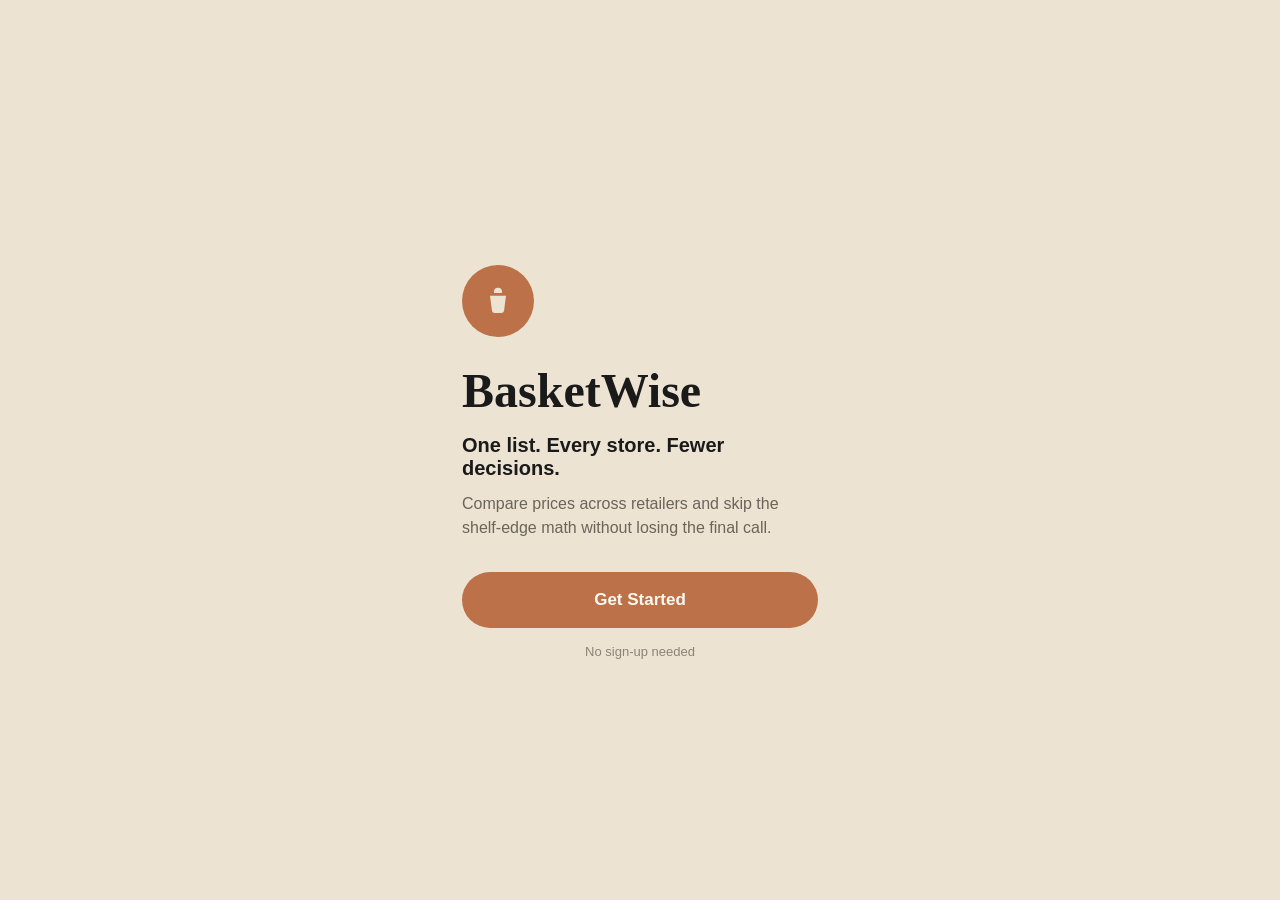
<file: frontend/index.html>
<!DOCTYPE html>
<html lang="en">
<head>
  <meta charset="UTF-8">
  <meta name="viewport" content="width=device-width, initial-scale=1.0">
  <title>Basket</title>
  <link rel="stylesheet" href="css/styles.css">
</head>
<body>
  <main class="landing">
    <div class="icon-badge">
      <svg viewBox="0 0 24 24"><path d="M6 8h12l-1.5 11.5a2 2 0 0 1-2 1.5H9.5a2 2 0 0 1-2-1.5L6 8zm3-3a3 3 0 0 1 6 0v1H9V5z" stroke="none"/></svg>
    </div>
    <h1>BasketWise</h1>
    <p class="tagline">One list. Every store. Fewer decisions.</p>
    <p class="description">Compare prices across retailers and skip the shelf-edge math without losing the final call.</p>
    <a class="btn-primary" href="personaliser.html">Get Started</a>
    <p class="no-signup">No sign-up needed</p>
  </main>
</body>
</html>
</file>
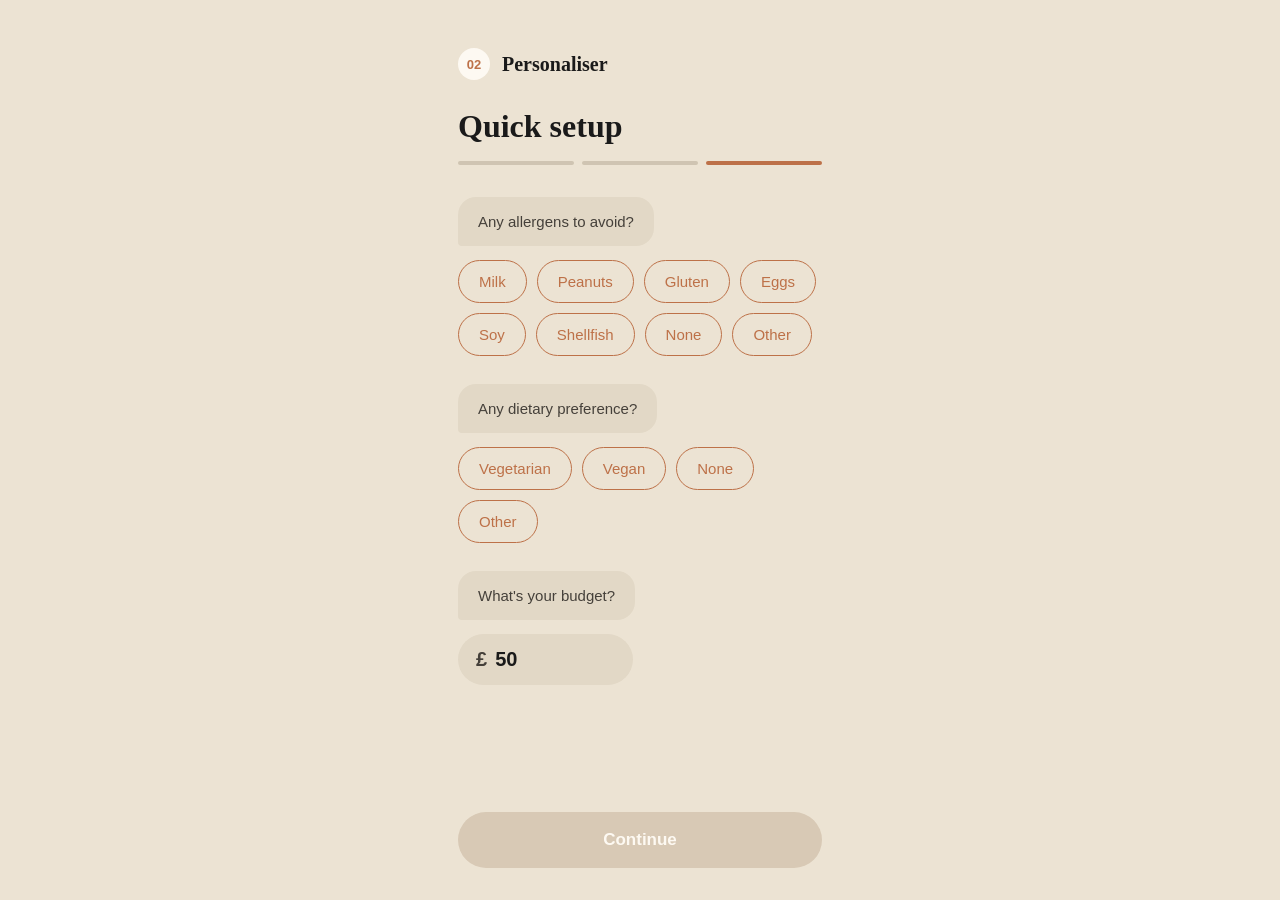
<file: frontend/personaliser.html>
<!DOCTYPE html>
<html lang="en">
<head>
  <meta charset="UTF-8">
  <meta name="viewport" content="width=device-width, initial-scale=1.0">
  <title>Personalise your shopping</title>
  <link rel="stylesheet" href="css/styles.css">
</head>
<body>
  <div class="setup">
    <header class="setup-header">
      <span class="step-badge">02</span>
      <h2>Personaliser</h2>
    </header>

    <h1>Quick setup</h1>

    <div class="progress-bar">
      <span class="segment" data-segment="1"></span>
      <span class="segment" data-segment="2"></span>
      <span class="segment" data-segment="3"></span>
    </div>

    <section class="question-group" id="allergens-group">
      <div class="question-bubble">Any allergens to avoid?</div>
      <div class="chips" id="allergen-chips">
        <button type="button" class="chip" data-value="Milk">Milk</button>
        <button type="button" class="chip" data-value="Peanuts">Peanuts</button>
        <button type="button" class="chip" data-value="Gluten">Gluten</button>
        <button type="button" class="chip" data-value="Eggs">Eggs</button>
        <button type="button" class="chip" data-value="Soy">Soy</button>
        <button type="button" class="chip" data-value="Shellfish">Shellfish</button>
        <button type="button" class="chip" data-value="None">None</button>
        <button type="button" class="chip" data-other="allergens">Other</button>
      </div>
      <input type="text" class="other-input" id="allergens-other" placeholder="Type an allergen and press Enter" style="display:none;">
    </section>

    <section class="question-group" id="dietary-group">
      <div class="question-bubble">Any dietary preference?</div>
      <div class="chips" id="dietary-chips">
        <button type="button" class="chip" data-value="Vegetarian">Vegetarian</button>
        <button type="button" class="chip" data-value="Vegan">Vegan</button>
        <button type="button" class="chip" data-value="None">None</button>
        <button type="button" class="chip" data-other="dietary">Other</button>
      </div>
      <input type="text" class="other-input" id="dietary-other" placeholder="Type your dietary preference" style="display:none;">
    </section>

    <section class="question-group" id="budget-group">
      <div class="question-bubble">What's your budget?</div>
      <div class="budget-input-wrap">
        <span class="budget-currency">£</span>
        <input type="number" class="budget-input" id="budget-input" min="0.01" step="1" value="50" inputmode="decimal">
      </div>
    </section>

    <footer class="setup-footer">
      <button type="button" class="btn-primary disabled" id="continue-btn" disabled>Continue</button>
    </footer>
  </div>

  <div class="modal-overlay" id="filter-modal" style="display:none;">
    <div class="modal-card">
      <h2>Your list is personalized</h2>
      <p id="modal-allergens"></p>
      <p id="modal-count"></p>
      <p id="modal-budget"></p>
      <button type="button" class="btn-primary" id="modal-dismiss">Got it</button>
    </div>
  </div>

  <div class="toast" id="toast" style="display:none;"></div>

  <script src="js/personaliser.js"></script>
</body>
</html>
</file>
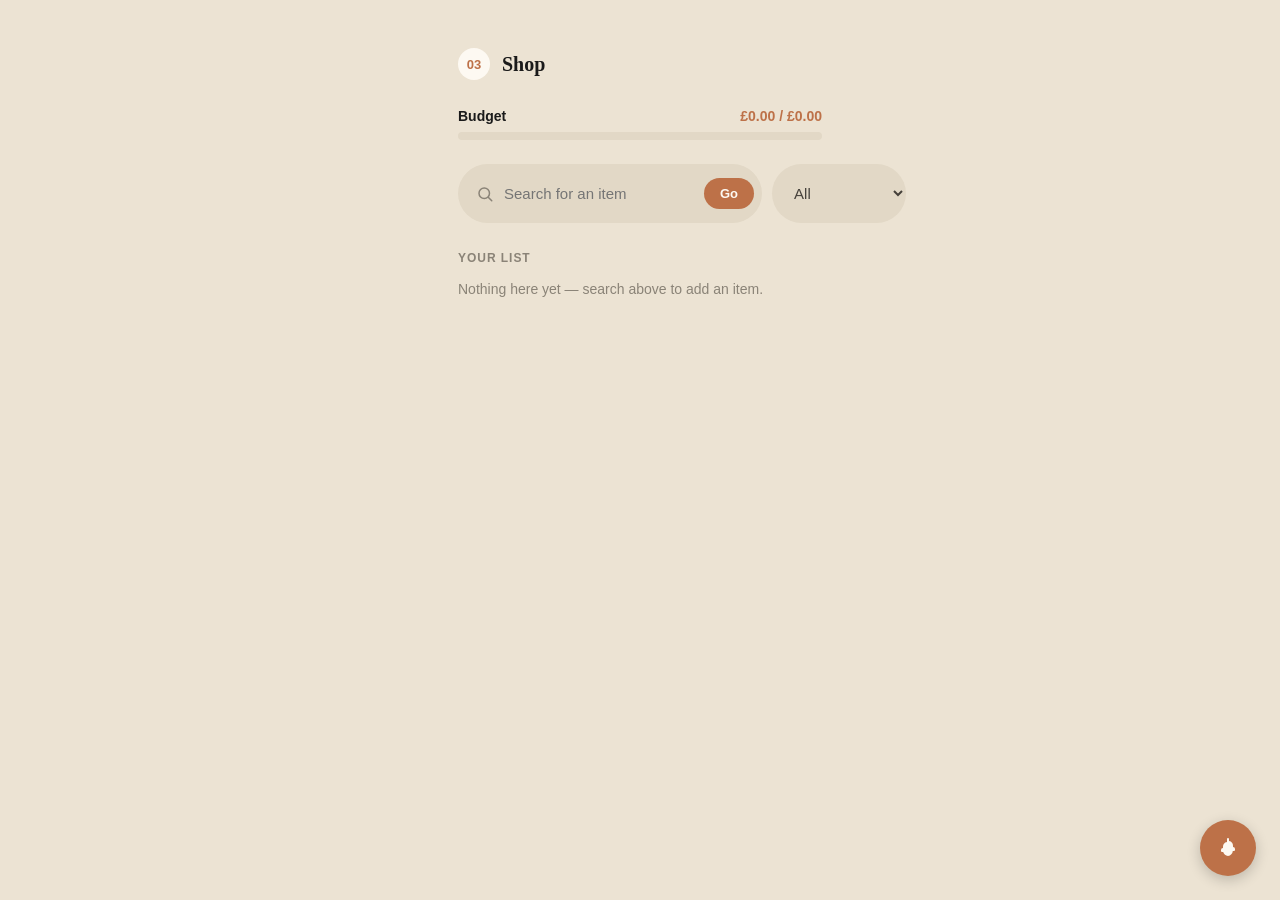
<file: frontend/shop.html>
<!DOCTYPE html>
<html lang="en">
<head>
  <meta charset="UTF-8">
  <meta name="viewport" content="width=device-width, initial-scale=1.0">
  <title>Basket — Shop</title>
  <link rel="stylesheet" href="css/styles.css">
</head>
<body>
  <div class="setup shop-page">
    <header class="setup-header">
      <span class="step-badge">03</span>
      <h2>Shop</h2>
    </header>

    <div class="budget-bar">
      <div class="budget-bar-top">
        <span>Budget</span>
        <span id="budget-values">£0.00 / £0.00</span>
      </div>
      <div class="budget-track">
        <div class="budget-fill" id="budget-fill"></div>
      </div>
    </div>

    <div class="search-row">
      <div class="search-field-wrap">
        <div class="search-field">
          <svg class="search-icon" viewBox="0 0 24 24" width="18" height="18">
            <circle cx="11" cy="11" r="7" fill="none" stroke="currentColor" stroke-width="2"/>
            <line x1="21" y1="21" x2="16.65" y2="16.65" stroke="currentColor" stroke-width="2" stroke-linecap="round"/>
          </svg>
          <input type="text" id="search-input" placeholder="Search for an item" autocomplete="off">
          <button type="button" id="search-btn" class="search-btn" aria-label="Search">Go</button>
        </div>
        <ul class="suggestions" id="suggestions" style="display:none;"></ul>
      </div>
      <select id="retailer-select" class="store-select">
        <option value="All" selected>All</option>
        <option value="Tesco">Tesco</option>
        <option value="Sainsbury's">Sainsbury's</option>
        <option value="Aldi">Aldi</option>
      </select>
    </div>

    <section class="results-section" id="results-section" style="display:none;">
      <p class="results-message" id="results-message" style="display:none;"></p>
      <div class="pick-slot" id="top-pick-card"></div>
      <div class="alternatives" id="alternatives"></div>
    </section>

    <section class="list-section">
      <h3 class="list-section-title">Your list</h3>
      <p class="empty-state" id="empty-state">Nothing here yet — search above to add an item.</p>
      <ul class="item-list" id="item-list"></ul>
    </section>
  </div>

  <div class="toast" id="toast" style="display:none;"></div>

  <button type="button" class="meal-assistant-fab" id="meal-assistant-fab" aria-label="Open meal assistant">
    <svg viewBox="0 0 24 24" width="24" height="24">
      <path d="M12 2a1 1 0 0 1 1 1v2.06a5 5 0 0 1 4 4.94v1a2 2 0 0 1 2 2v1a1 1 0 0 1-1 1h-1.17A6 6 0 0 1 12 20a6 6 0 0 1-4.83-4H6a1 1 0 0 1-1-1v-1a2 2 0 0 1 2-2v-1a5 5 0 0 1 4-4.94V3a1 1 0 0 1 1-1Z" fill="currentColor"/>
    </svg>
  </button>

  <div class="meal-assistant-panel" id="meal-assistant-panel" style="display:none;">
    <div class="meal-assistant-header">
      <h3>Meal Assistant</h3>
      <button type="button" class="meal-assistant-close" id="meal-assistant-close" aria-label="Close meal assistant">×</button>
    </div>

    <label class="meal-plan-label" for="meal-plan-input">What are you cooking?</label>
    <div class="meal-plan-field">
      <input type="text" id="meal-plan-input" placeholder="e.g. vegetarian curry for 4" autocomplete="off">
      <button type="button" id="meal-plan-btn" class="btn-add">Generate list</button>
    </div>
    <p class="meal-plan-status" id="meal-plan-status" style="display:none;"></p>
    <div class="meal-plan-results" id="meal-plan-results"></div>
  </div>

  <script src="js/budget.js"></script>
  <script src="js/list.js"></script>
  <script src="js/search.js"></script>
  <script src="js/recommend.js"></script>
  <script src="js/meal-plan.js"></script>
</body>
</html>
</file>
<file: frontend/css/styles.css>
* {
  box-sizing: border-box;
  margin: 0;
  padding: 0;
}

body {
  min-height: 100vh;
  display: flex;
  align-items: center;
  justify-content: center;
  background: #ece3d3;
  font-family: -apple-system, BlinkMacSystemFont, "Segoe UI", Roboto, sans-serif;
  color: #1a1a1a;
}

.landing {
  width: 100%;
  max-width: 420px;
  padding: 64px 32px 40px;
  display: flex;
  flex-direction: column;
  align-items: flex-start;
}

.icon-badge {
  width: 72px;
  height: 72px;
  border-radius: 50%;
  background: #bd7148;
  display: flex;
  align-items: center;
  justify-content: center;
  margin-bottom: 28px;
}

.icon-badge svg {
  width: 32px;
  height: 32px;
  fill: #ece3d3;
}

.landing h1 {
  font-family: Georgia, "Times New Roman", serif;
  font-size: 48px;
  line-height: 1.1;
  margin-bottom: 16px;
}

.tagline {
  font-size: 20px;
  font-weight: 600;
  margin-bottom: 12px;
}

.description {
  font-size: 16px;
  line-height: 1.5;
  color: #6b6459;
  margin-bottom: 32px;
}

.btn-primary {
  width: 100%;
  padding: 18px;
  border: none;
  border-radius: 999px;
  background: #bd7148;
  color: #fdf9f2;
  font-size: 17px;
  font-weight: 700;
  cursor: pointer;
  text-align: center;
  text-decoration: none;
  display: block;
}

.btn-primary:hover {
  background: #a8623d;
}

.btn-primary:disabled,
.btn-primary.disabled {
  background: #d8c9b5;
  color: #fdf9f2;
  cursor: not-allowed;
  pointer-events: none;
}

.no-signup {
  align-self: center;
  margin-top: 16px;
  font-size: 13px;
  color: #8a8377;
}

/* ---- Personaliser page ---- */

.setup {
  width: 100%;
  max-width: 420px;
  padding: 48px 28px 32px;
  display: flex;
  flex-direction: column;
  min-height: 100vh;
}

.setup-header {
  display: flex;
  align-items: center;
  gap: 12px;
  margin-bottom: 28px;
}

.step-badge {
  width: 32px;
  height: 32px;
  border-radius: 50%;
  background: #fdf9f2;
  display: flex;
  align-items: center;
  justify-content: center;
  font-size: 13px;
  font-weight: 700;
  color: #bd7148;
}

.setup-header h2 {
  font-family: Georgia, "Times New Roman", serif;
  font-size: 20px;
}

.setup h1 {
  font-family: Georgia, "Times New Roman", serif;
  font-size: 32px;
  margin-bottom: 16px;
}

.progress-bar {
  display: flex;
  gap: 8px;
  margin-bottom: 32px;
}

.progress-bar .segment {
  flex: 1;
  height: 4px;
  border-radius: 2px;
  background: #cfc4b2;
}

.progress-bar .segment.done {
  background: #bd7148;
}

.question-group {
  margin-bottom: 28px;
}

.question-bubble {
  display: inline-block;
  background: #e2d8c6;
  color: #45403a;
  padding: 16px 20px;
  border-radius: 18px 18px 18px 4px;
  font-size: 15px;
  margin-bottom: 14px;
}

.answer-bubble {
  background: #cf8f65;
  color: #fdf9f2;
  padding: 12px 20px;
  border-radius: 18px 18px 4px 18px;
  font-size: 15px;
  margin: 0 0 14px auto;
  float: right;
  clear: both;
}

.chips {
  display: flex;
  flex-wrap: wrap;
  gap: 10px;
  clear: both;
}

.chip {
  padding: 12px 20px;
  border-radius: 999px;
  border: 1.5px solid #bd7148;
  background: transparent;
  color: #bd7148;
  font-size: 15px;
  cursor: pointer;
}

.chip.selected {
  background: #fdf9f2;
  border-color: #fdf9f2;
  color: #45403a;
  box-shadow: 0 1px 4px rgba(0, 0, 0, 0.08);
}

.other-input {
  width: 100%;
  margin-top: 12px;
  padding: 14px 18px;
  border-radius: 999px;
  border: 1.5px solid #cfc4b2;
  background: #fdf9f2;
  font-size: 15px;
  color: #1a1a1a;
}

.other-input:focus {
  outline: none;
  border-color: #bd7148;
}

.budget-input-wrap {
  display: flex;
  align-items: center;
  gap: 8px;
  background: #e2d8c6;
  border-radius: 999px;
  padding: 14px 18px;
  width: fit-content;
}

.budget-currency {
  font-size: 20px;
  font-weight: 600;
  color: #45403a;
}

.budget-input {
  border: none;
  background: transparent;
  font-size: 20px;
  font-weight: 600;
  color: #1a1a1a;
  width: 120px;
}

.budget-input:focus {
  outline: none;
}

.setup-footer {
  margin-top: auto;
  padding-top: 24px;
}

/* ---- List page ---- */

.list-page {
  padding-top: 32px;
}

.search-row {
  display: flex;
  gap: 10px;
  margin-bottom: 28px;
}

.search-field {
  flex: 1;
  display: flex;
  align-items: center;
  gap: 10px;
  background: #e2d8c6;
  border-radius: 999px;
  padding: 14px 18px;
}

.search-icon {
  color: #8a8377;
  flex-shrink: 0;
}

.search-field input {
  flex: 1;
  border: none;
  background: transparent;
  font-size: 15px;
  color: #1a1a1a;
}

.search-field input:focus {
  outline: none;
}

.store-select {
  border: none;
  border-radius: 999px;
  background: #e2d8c6;
  padding: 14px 18px;
  font-size: 15px;
  color: #45403a;
  cursor: pointer;
}

.list-section-title {
  font-size: 12px;
  letter-spacing: 0.08em;
  text-transform: uppercase;
  color: #8a8377;
  margin-bottom: 16px;
}

.empty-state {
  font-size: 14px;
  color: #8a8377;
}

.item-list {
  list-style: none;
  display: flex;
  flex-direction: column;
  gap: 12px;
}

.item-row {
  display: flex;
  align-items: center;
  gap: 14px;
  background: #e2d8c6;
  border-radius: 16px;
  padding: 14px 16px;
}

.item-checkbox {
  width: 22px;
  height: 22px;
  border-radius: 50%;
  border: 1.5px solid #bd7148;
  background: transparent;
  flex-shrink: 0;
  cursor: pointer;
  display: flex;
  align-items: center;
  justify-content: center;
  color: #fdf9f2;
  font-size: 13px;
}

.item-row.checked .item-checkbox {
  background: #bd7148;
}

.item-info {
  flex: 1;
  min-width: 0;
}

.item-name {
  font-size: 15px;
  color: #1a1a1a;
}

.item-row.checked .item-name {
  text-decoration: line-through;
  color: #8a8377;
}

.item-store {
  font-size: 12px;
  color: #8a8377;
  margin-top: 2px;
}

.item-remove {
  width: 28px;
  height: 28px;
  border-radius: 50%;
  border: none;
  background: transparent;
  color: #8a8377;
  font-size: 18px;
  line-height: 1;
  cursor: pointer;
  flex-shrink: 0;
}

.item-remove:hover {
  color: #bd7148;
}

/* ---- Modal + toast ---- */

.modal-overlay {
  position: fixed;
  inset: 0;
  background: rgba(26, 26, 26, 0.45);
  display: flex;
  align-items: center;
  justify-content: center;
  padding: 24px;
  z-index: 100;
}

.modal-card {
  width: 100%;
  max-width: 360px;
  background: #fdf9f2;
  border-radius: 20px;
  padding: 28px 24px;
  text-align: center;
}

.modal-card h2 {
  font-family: Georgia, "Times New Roman", serif;
  font-size: 22px;
  margin-bottom: 16px;
}

.modal-card p {
  font-size: 14px;
  color: #45403a;
  margin-bottom: 10px;
}

.modal-card .btn-primary {
  margin-top: 16px;
}

.toast {
  position: fixed;
  bottom: 28px;
  left: 50%;
  transform: translateX(-50%);
  background: #45403a;
  color: #fdf9f2;
  padding: 12px 22px;
  border-radius: 999px;
  font-size: 14px;
  z-index: 100;
}

/* ---- Shop page ---- */

.budget-bar {
  margin-bottom: 24px;
}

.budget-bar-top {
  display: flex;
  justify-content: space-between;
  font-size: 14px;
  margin-bottom: 8px;
}

.budget-bar-top span:first-child {
  font-weight: 700;
}

.budget-bar-top span:last-child {
  color: #bd7148;
  font-weight: 700;
}

.budget-track {
  height: 8px;
  border-radius: 4px;
  background: #e2d8c6;
  overflow: hidden;
}

.budget-fill {
  height: 100%;
  width: 0%;
  background: #bd7148;
  border-radius: 4px;
  transition: width 0.2s ease;
}

.budget-fill.over-budget {
  background: #b3453a;
}

.search-field-wrap {
  flex: 1;
  position: relative;
}

.search-field-wrap .search-field {
  background: #e2d8c6;
  border-radius: 999px;
  padding: 14px 8px 14px 18px;
}

.search-btn {
  border: none;
  background: #bd7148;
  color: #fdf9f2;
  font-size: 13px;
  font-weight: 700;
  padding: 8px 16px;
  border-radius: 999px;
  cursor: pointer;
  flex-shrink: 0;
}

.suggestions {
  position: absolute;
  top: calc(100% + 8px);
  left: 0;
  right: 0;
  list-style: none;
  background: #fdf9f2;
  border-radius: 14px;
  box-shadow: 0 4px 16px rgba(0, 0, 0, 0.12);
  overflow: hidden;
  z-index: 20;
}

.suggestion-row {
  padding: 12px 18px;
  font-size: 14px;
  cursor: pointer;
}

.suggestion-row:hover {
  background: #e2d8c6;
}

.results-section {
  margin-bottom: 28px;
}

.results-message {
  font-size: 14px;
  color: #8a8377;
  padding: 16px 0;
}

.pick-card,
.alt-card {
  background: #e2d8c6;
  border-radius: 16px;
  padding: 16px 18px;
  margin-bottom: 12px;
}

.pick-card {
  border: 1.5px solid #bd7148;
}

.pick-name {
  font-size: 16px;
  font-weight: 700;
  margin-bottom: 4px;
}

.alt-card .pick-name {
  font-size: 14px;
  font-weight: 600;
}

.pick-meta {
  font-size: 13px;
  color: #6b6459;
  margin-bottom: 8px;
}

.pick-justification {
  font-size: 13px;
  color: #bd7148;
  font-style: italic;
  margin-bottom: 10px;
}

.btn-add {
  border: none;
  background: #bd7148;
  color: #fdf9f2;
  font-size: 13px;
  font-weight: 700;
  padding: 8px 18px;
  border-radius: 999px;
  cursor: pointer;
}

.alt-card .btn-add {
  background: transparent;
  border: 1.5px solid #bd7148;
  color: #bd7148;
}

.pick-over-budget {
  font-size: 13px;
  color: #b3453a;
  font-weight: 700;
  margin-bottom: 10px;
}

.card-over-budget {
  border-color: #b3453a;
}

.btn-add:disabled {
  background: #d8c9b5;
  border-color: #d8c9b5;
  color: #8a8377;
  cursor: not-allowed;
}

/* ---- Meal plan ---- */

.meal-plan-row {
  margin-bottom: 28px;
}

.meal-plan-label {
  display: block;
  font-size: 13px;
  font-weight: 700;
  color: #45403a;
  margin-bottom: 8px;
}

.meal-plan-field {
  display: flex;
  gap: 10px;
}

.meal-plan-field input {
  flex: 1;
  border: none;
  background: #e2d8c6;
  border-radius: 999px;
  padding: 14px 18px;
  font-size: 15px;
  color: #1a1a1a;
}

.meal-plan-field input:focus {
  outline: none;
}

.meal-plan-status {
  font-size: 13px;
  color: #8a8377;
  margin-top: 10px;
}

.meal-plan-results {
  margin-top: 16px;
}

.meal-plan-results .pick-card,
.meal-plan-results .alt-card {
  margin-bottom: 12px;
}

.unmatched-card {
  background: transparent;
  border: 1.5px dashed #c9bfae;
  border-radius: 16px;
  padding: 16px 18px;
  margin-bottom: 12px;
}

.unmatched-note {
  font-size: 13px;
  color: #8a8377;
  margin-bottom: 10px;
}

.meal-assistant-fab {
  position: fixed;
  bottom: 24px;
  right: 24px;
  width: 56px;
  height: 56px;
  border-radius: 50%;
  border: none;
  background: #bd7148;
  color: #fdf9f2;
  display: flex;
  align-items: center;
  justify-content: center;
  cursor: pointer;
  box-shadow: 0 4px 14px rgba(0, 0, 0, 0.2);
  z-index: 50;
}

.meal-assistant-fab:hover {
  background: #a8623d;
}

.meal-assistant-panel {
  position: fixed;
  bottom: 24px;
  right: 24px;
  width: 100%;
  max-width: 360px;
  max-height: min(80vh, 640px);
  overflow-y: auto;
  background: #fdf9f2;
  border-radius: 20px;
  padding: 20px;
  box-shadow: 0 8px 28px rgba(0, 0, 0, 0.22);
  z-index: 60;
}

.meal-assistant-header {
  display: flex;
  align-items: center;
  justify-content: space-between;
  margin-bottom: 16px;
}

.meal-assistant-header h3 {
  font-family: Georgia, "Times New Roman", serif;
  font-size: 18px;
}

.meal-assistant-close {
  width: 28px;
  height: 28px;
  border-radius: 50%;
  border: none;
  background: transparent;
  color: #8a8377;
  font-size: 20px;
  line-height: 1;
  cursor: pointer;
}

.meal-assistant-close:hover {
  color: #45403a;
}

@media (max-width: 480px) {
  .meal-assistant-panel {
    left: 16px;
    right: 16px;
    bottom: 16px;
    max-width: none;
    width: auto;
  }
}
</file>
